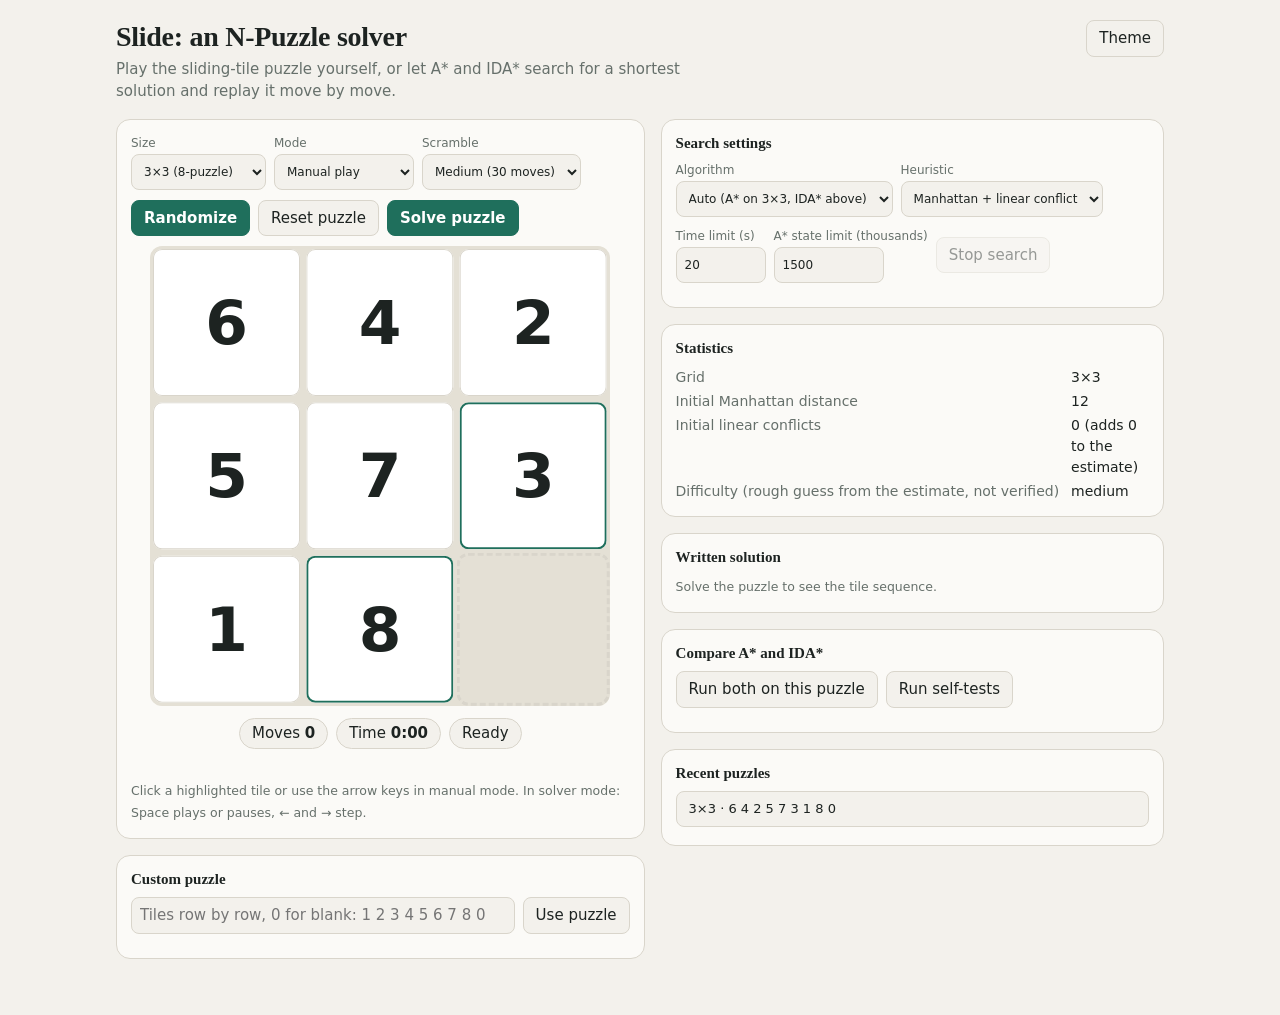
<file: index.html>
<!DOCTYPE html>
<html lang="en">
<head>
<meta charset="utf-8">
<meta name="viewport" content="width=device-width, initial-scale=1, viewport-fit=cover">
<title>Slide: N-Puzzle game and optimal solver</title>
<style>
:root{--bg:#f3f1ec;--fg:#1d2321;--card:#fbfaf7;--mut:#66706b;--bd:#d9d5cb;--ac:#1f6f5c;--acfg:#fff;--tile:#fff;--tfg:#1d2321;--hole:#e4e0d5;--bad:#b3402e;--ok:#1f6f5c;color-scheme:light;box-sizing:border-box;padding-top:env(safe-area-inset-top,0px);padding-bottom:env(safe-area-inset-bottom,0px)}
@media (prefers-color-scheme:dark){:root:not([data-theme="light"]){--bg:#141a18;--fg:#e8ece9;--card:#1c2421;--mut:#9aa6a0;--bd:#2f3a36;--ac:#5fc4a8;--acfg:#0c1a15;--tile:#2a3531;--tfg:#f0f4f1;--hole:#0f1513;--bad:#e07a66;--ok:#5fc4a8;color-scheme:dark}}
:root[data-theme="dark"]{--bg:#141a18;--fg:#e8ece9;--card:#1c2421;--mut:#9aa6a0;--bd:#2f3a36;--ac:#5fc4a8;--acfg:#0c1a15;--tile:#2a3531;--tfg:#f0f4f1;--hole:#0f1513;--bad:#e07a66;--ok:#5fc4a8;color-scheme:dark}
*{box-sizing:border-box}html{scroll-padding-top:env(safe-area-inset-top,0px)}
body{margin:0;background:var(--bg);color:var(--fg);font:15px/1.5 "Segoe UI",system-ui,-apple-system,Roboto,sans-serif}
.wrap{max-width:1080px;margin:0 auto;padding:20px 16px 40px}
header{display:flex;justify-content:space-between;gap:12px;align-items:flex-start;margin-bottom:16px}
h1{margin:0;font:700 28px/1.2 Georgia,"Times New Roman",serif;letter-spacing:-.01em}
header p{margin:4px 0 0;color:var(--mut);max-width:60ch}
h2{font:600 15px/1.3 Georgia,serif;margin:0 0 8px}
.grid{display:grid;grid-template-columns:minmax(0,1.05fr) minmax(0,1fr);gap:16px}
@media(max-width:820px){.grid{grid-template-columns:1fr}}
.card{background:var(--card);border:1px solid var(--bd);border-radius:14px;padding:14px;margin-bottom:16px}
.row{display:flex;flex-wrap:wrap;gap:8px;align-items:center;margin-bottom:10px}
label{display:flex;flex-direction:column;font-size:12px;color:var(--mut);gap:2px}
select,input,button{font:inherit;color:var(--fg)}
select,input[type=text],input[type=number]{background:var(--bg);border:1px solid var(--bd);border-radius:8px;padding:6px 8px;min-height:36px}
button{background:var(--bg);border:1px solid var(--bd);border-radius:8px;padding:6px 12px;min-height:36px;cursor:pointer}
button:hover:not(:disabled){border-color:var(--ac)}button:disabled{opacity:.45;cursor:not-allowed}
button.pri{background:var(--ac);color:var(--acfg);border-color:var(--ac);font-weight:600}
:focus-visible{outline:3px solid var(--ac);outline-offset:2px}
#board{position:relative;width:100%;max-width:460px;aspect-ratio:1;margin:0 auto;background:var(--hole);border-radius:12px;container-type:inline-size;touch-action:manipulation}
.tile{position:absolute;left:0;top:0;width:calc(100%/var(--n));height:calc(100%/var(--n));border:3px solid transparent;background-clip:padding-box;transition:transform var(--dur,.2s) ease;font-weight:700;font-size:calc(40cqw/var(--n));display:flex;align-items:center;justify-content:center;padding:0;border-radius:12px;background-color:var(--tile);color:var(--tfg);box-shadow:inset 0 0 0 1px var(--bd)}
.nt .tile{transition:none}
.tile.can{box-shadow:inset 0 0 0 2px var(--ac);cursor:pointer}
.tile.bad{animation:sh .3s;box-shadow:inset 0 0 0 2px var(--bad)}
.tile.blank{background:transparent;box-shadow:inset 0 0 0 2px dashed var(--bd);border:3px dashed var(--bd);background-clip:border-box;pointer-events:none}
@keyframes sh{25%{margin-left:-5px}75%{margin-left:5px}}
@media(prefers-reduced-motion:reduce){.tile{transition:none}.tile.bad{animation:none}}
.chips{display:flex;gap:8px;flex-wrap:wrap;margin-top:12px;justify-content:center}
.chip{background:var(--bg);border:1px solid var(--bd);border-radius:999px;padding:3px 12px;font-variant-numeric:tabular-nums}
#msg{min-height:22px;margin:8px 0 0;font-size:14px;color:var(--mut)}#msg.err{color:var(--bad)}#msg.good{color:var(--ok)}
dl{display:grid;grid-template-columns:auto 1fr;gap:3px 12px;margin:0;font-size:14px}dt{color:var(--mut)}dd{margin:0;font-variant-numeric:tabular-nums}
table{width:100%;border-collapse:collapse;font-size:13px}td,th{padding:4px 6px;border-bottom:1px solid var(--bd);text-align:left}
#hist button{display:block;width:100%;text-align:left;margin-bottom:4px;font-size:13px}
body[data-mode=manual] .auto{display:none}
small{color:var(--mut)}
.ws{display:flex;flex-wrap:wrap;gap:6px;padding:0;margin:0;list-style:none;counter-reset:s}.ws li{counter-increment:s;border:1px solid var(--bd);border-radius:8px;padding:2px 8px 2px 6px;font-weight:600;font-variant-numeric:tabular-nums}.ws li::before{content:counter(s);color:var(--mut);font-size:11px;font-weight:400;margin-right:6px}.ws li.done{opacity:.45}.ws li.cur{border-color:var(--ac);box-shadow:0 0 0 2px var(--ac)}
</style>
</head>
<body data-mode="manual">
<div class="wrap">
<header>
 <div><h1>Slide: an N-Puzzle solver</h1>
 <p>Play the sliding-tile puzzle yourself, or let A* and IDA* search for a shortest solution and replay it move by move.</p></div>
 <button id="theme" aria-label="Toggle light or dark theme">Theme</button>
</header>
<div class="grid">
<section>
 <div class="card">
  <div class="row">
   <label>Size<select id="size"><option value="3">3×3 (8-puzzle)</option><option value="4">4×4 (15-puzzle)</option></select></label>
   <label>Mode<select id="mode"><option value="manual">Manual play</option><option value="auto">Automatic solver</option></select></label>
   <label>Scramble<select id="depth"><option value="12">Easy (12 moves)</option><option value="30" selected>Medium (30 moves)</option><option value="150">Hard (150 moves)</option></select></label>
  </div>
  <div class="row">
   <button id="rand" class="pri">Randomize</button><button id="reset">Reset puzzle</button><button id="solve" class="pri">Solve puzzle</button>
  </div>
  <div id="board" role="group" aria-label="Puzzle board"></div>
  <div class="chips"><span class="chip">Moves <b id="moves">0</b></span><span class="chip">Time <b id="timer">0:00</b></span><span class="chip" id="status" aria-live="polite">Ready</span></div>
  <p id="msg" aria-live="polite"></p>
  <small>Click a highlighted tile or use the arrow keys in manual mode. In solver mode: Space plays or pauses, ← and → step.</small>
 </div>
 <div class="card">
  <h2>Custom puzzle</h2>
  <div class="row"><input type="text" id="custom" placeholder="Tiles row by row, 0 for blank: 1 2 3 4 5 6 7 8 0" style="flex:1;min-width:200px" aria-label="Custom tile arrangement"><button id="apply">Use puzzle</button></div>
 </div>
</section>
<section>
 <div class="card">
  <h2>Search settings</h2>
  <div class="row">
   <label>Algorithm<select id="algo"><option value="auto">Auto (A* on 3×3, IDA* above)</option><option value="astar">A*</option><option value="ida">IDA*</option></select></label>
   <label>Heuristic<select id="heur"><option value="1">Manhattan + linear conflict</option><option value="0">Manhattan only</option></select></label>
  </div>
  <div class="row">
   <label>Time limit (s)<input type="number" id="tl" value="20" min="1" max="600" style="width:90px"></label>
   <label>A* state limit (thousands)<input type="number" id="nl" value="1500" min="10" max="20000" style="width:110px"></label>
   <button id="cancel" disabled>Stop search</button>
  </div>
  <div class="auto">
   <h2>Playback</h2>
   <div class="row"><button id="prev">◀ Previous</button><button id="play" class="pri">Play</button><button id="next">Next ▶</button><button id="rsol">Reset solution</button></div>
   <div class="row"><label>Animation speed<input type="range" id="speed" min="1" max="10" value="6"></label><b id="step">No solution yet</b></div>
  </div>
 </div>
 <div class="card"><h2>Statistics</h2><dl id="stats"></dl></div>
 <div class="card"><h2>Written solution</h2><div id="wsol"></div></div>
 <div class="card"><h2>Compare A* and IDA*</h2><div class="row"><button id="cmp">Run both on this puzzle</button><button id="test">Run self-tests</button></div><div id="cmpout"></div></div>
 <div class="card"><h2>Recent puzzles</h2><div id="hist"><small>Puzzles you play or solve appear here.</small></div></div>
</section>
</div>
</div>

<script id="eng" type="text/plain">
function solvable(t,n){var inv=0,b=0,a=[],i,j;for(i=0;i<t.length;i++){if(t[i]===0)b=i;else a.push(t[i]);}
for(i=0;i<a.length;i++)for(j=i+1;j<a.length;j++)if(a[i]>a[j])inv++;
if(n%2)return{ok:inv%2===0,inv:inv,r:null};
var r=n-Math.floor(b/n);return{ok:(inv+r)%2===1,inv:inv,r:r};}
function md(t,n){var s=0;for(var i=0;i<t.length;i++){var v=t[i];if(v){var g=v-1;s+=Math.abs((g/n|0)-(i/n|0))+Math.abs(g%n-i%n);}}return s;}
function lineLC(t,n,row,k){var arr=[],j,i,v,g;
for(j=0;j<n;j++){i=row?k*n+j:j*n+k;v=t[i];if(!v)continue;g=v-1;
if(row?((g/n|0)===k):(g%n===k))arr.push(row?g%n:(g/n|0));}
var m=arr.length;if(m<2)return 0;var c=[],tot=0,rem=0,x,y,mx;for(x=0;x<m;x++)c.push(0);
for(x=0;x<m;x++)for(y=x+1;y<m;y++)if(arr[x]>arr[y]){c[x]++;c[y]++;tot++;}
while(tot>0){mx=0;for(x=1;x<m;x++)if(c[x]>c[mx])mx=x;tot-=c[mx];
for(y=0;y<m;y++)if(y!==mx&&c[y]>0&&((y<mx&&arr[y]>arr[mx])||(y>mx&&arr[mx]>arr[y])))c[y]--;
c[mx]=0;rem++;}
return 2*rem;}
function lc(t,n){var s=0;for(var k=0;k<n;k++)s+=lineLC(t,n,1,k)+lineLC(t,n,0,k);return s;}
function H(t,n,m){return md(t,n)+(m?lc(t,n):0);}
function lt(x,y){return x.f<y.f||(x.f===y.f&&x.h<y.h);}
function hpush(a,x){a.push(x);var i=a.length-1,p,q;while(i>0){p=(i-1)>>1;if(lt(a[i],a[p])){q=a[i];a[i]=a[p];a[p]=q;i=p;}else break;}}
function hpop(a){var top=a[0],l=a.pop();if(a.length){a[0]=l;var i=0,s,L,R,q;for(;;){s=i;L=2*i+1;R=L+1;if(L<a.length&&lt(a[L],a[s]))s=L;if(R<a.length&&lt(a[R],a[s]))s=R;if(s===i)break;q=a[i];a[i]=a[s];a[s]=q;i=s;}}return top;}
var DR=[-1,1,0,0],DC=[0,0,-1,1];
function astar(t0,n,m,lim){var T0=Date.now(),exp=0,open=[],best=new Map();
var key=function(t){return String.fromCharCode.apply(null,t);};
var h0=H(t0,n,m),k0=key(t0);best.set(k0,0);
hpush(open,{t:t0,g:0,f:h0,h:h0,b:t0.indexOf(0),p:null,mv:-1,k:k0});
while(open.length){
if((exp&511)===0&&Date.now()-T0>lim.ms)return{status:'timeout',exp:exp,mem:best.size};
if(best.size>lim.nodes)return{status:'limit',exp:exp,mem:best.size};
var c=hpop(open);if(c.g>best.get(c.k))continue;
if(c.h===0){var mv=[];for(var x=c;x.p;x=x.p)mv.push(x.mv);mv.reverse();return{status:'ok',moves:mv,exp:exp,mem:best.size};}
exp++;var br=c.b/n|0,bc=c.b%n;
for(var d=0;d<4;d++){var nr=br+DR[d],nc=bc+DC[d];if(nr<0||nr>=n||nc<0||nc>=n)continue;
var p=nr*n+nc,nt=c.t.slice();nt[c.b]=nt[p];nt[p]=0;var g=c.g+1,k=key(nt),old=best.get(k);
if(old!==undefined&&old<=g)continue;best.set(k,g);var h=H(nt,n,m);
hpush(open,{t:nt,g:g,f:g+h,h:h,b:p,p:c,mv:d,k:k});}}
return{status:'nosol',exp:exp,mem:best.size};}
function ida(t0,n,m,lim){var T0=Date.now(),nodes=0,aborted=null,t=Uint8Array.from(t0),b=t.indexOf(0),path=[];
function lcSum(p,q){var r1=p/n|0,r2=q/n|0,c1=p%n,c2=q%n,s=lineLC(t,n,1,r1)+lineLC(t,n,0,c1);if(r2!==r1)s+=lineLC(t,n,1,r2);if(c2!==c1)s+=lineLC(t,n,0,c2);return s;}
function dfs(g,h,last,bound){var f=g+h;if(f>bound)return f;if(h===0)return -1;
if((++nodes&4095)===0&&Date.now()-T0>lim.ms){aborted='timeout';return Infinity;}
if(nodes>lim.nodes*1000){aborted='limit';return Infinity;}
var min=Infinity,br=b/n|0,bc=b%n;
for(var d=0;d<4;d++){if(last>=0&&d===(last^1))continue;
var nr=br+DR[d],nc=bc+DC[d];if(nr<0||nr>=n||nc<0||nc>=n)continue;
var p=nr*n+nc,v=t[p],gp=v-1,gr=gp/n|0,gc=gp%n;
var nh=h+(Math.abs(gr-br)+Math.abs(gc-bc))-(Math.abs(gr-nr)+Math.abs(gc-nc)),before=0;
if(m)before=lcSum(p,b);
var ob=b;t[b]=v;t[p]=0;b=p;if(m)nh+=lcSum(p,ob)-before;
path.push(d);var r=dfs(g+1,nh,d,bound);if(r===-1)return -1;path.pop();
t[p]=v;t[ob]=0;b=ob;if(aborted)return Infinity;if(r<min)min=r;}
return min;}
var hc=H(t,n,m),bound=hc,res;
for(;;){var r=dfs(0,hc,-1,bound);
if(r===-1){res={status:'ok',moves:path.slice()};break;}
if(aborted){res={status:aborted};break;}
if(r===Infinity){res={status:'nosol'};break;}
bound=r;}
res.exp=nodes;res.mem=bound;return res;}
function solve(msg){var t0=Date.now(),lim={ms:msg.ms,nodes:msg.nodes};
var r=msg.algo==='ida'?ida(msg.tiles,msg.n,msg.heur,lim):astar(msg.tiles,msg.n,msg.heur,lim);
r.ms=Date.now()-t0;r.algo=msg.algo;return r;}
</script>

<script>
(function(){
var $=function(s){return document.querySelector(s)};
var ENG=$('#eng').textContent;
var E=new Function(ENG+';return {solve:solve,solvable:solvable,md:md,lc:lc};')();
var DR=[-1,1,0,0],DC=[0,0,-1,1];
var S={n:3,tiles:[],start:[],moves:0,sol:null,step:0,mode:'manual',el:0,timer:null,playing:false,hist:[],stats:null,searching:false,entry:null,tick:null};
var worker=null;

function goal(n){var g=[];for(var i=1;i<n*n;i++)g.push(i);g.push(0);return g}
function isGoal(t){for(var i=0;i<t.length;i++)if(t[i]!==(i+1)%t.length)return false;return true}
function msg(t,c){var m=$('#msg');m.textContent=t||'';m.className=c||''}
function verify(t,n,mv){t=t.slice();for(var k=0;k<mv.length;k++){var b=t.indexOf(0),r=(b/n|0)+DR[mv[k]],c=b%n+DC[mv[k]];if(r<0||r>=n||c<0||c>=n)return false;var p=r*n+c;t[b]=t[p];t[p]=0}return isGoal(t)}

function scramble(n,depth){for(var tries=0;tries<20;tries++){var t=goal(n),last=-1;
 for(var i=0;i<depth;i++){var b=t.indexOf(0),opts=[];
  for(var d=0;d<4;d++){if(last>=0&&d===(last^1))continue;var r=(b/n|0)+DR[d],c=b%n+DC[d];if(r>=0&&r<n&&c>=0&&c<n)opts.push(d)}
  var dd=opts[Math.random()*opts.length|0],p=((b/n|0)+DR[dd])*n+b%n+DC[dd];t[b]=t[p];t[p]=0;last=dd}
 if(!isGoal(t))return t}return t}

function build(){var B=$('#board');B.innerHTML='';for(var v=0;v<S.n*S.n;v++){var e=document.createElement(v?'button':'div');e.dataset.v=v;e.className=v?'tile':'tile blank';if(v)e.textContent=v;else e.setAttribute('aria-hidden','true');B.appendChild(e)}}
function place(){var n=S.n,B=$('#board'),b=S.tiles.indexOf(0);B.style.setProperty('--n',n);
 for(var k=0;k<B.children.length;k++){var el=B.children[k],v=+el.dataset.v,i=v?S.tiles.indexOf(v):b,r=i/n|0,c=i%n;
  el.style.transform='translate('+c*100+'%,'+r*100+'%)';
  if(v){var adj=Math.abs(r-(b/n|0))+Math.abs(c-b%n)===1;el.classList.toggle('can',adj&&S.mode==='manual');el.setAttribute('aria-label','Tile '+v+', row '+(r+1)+' column '+(c+1)+(adj?', can move':''))}}}

function load(n,tiles,entry){stopPlay();stopTimer();S.el=0;S.n=n;$('#size').value=n;build();S.tiles=tiles.slice();S.start=tiles.slice();S.moves=0;S.step=0;
 S.sol=entry&&entry.sol||null;S.stats=entry&&entry.stats||null;
 var B=$('#board');B.classList.add('nt');place();requestAnimationFrame(function(){requestAnimationFrame(function(){B.classList.remove('nt')})});
 if(!entry){var key=n+':'+tiles.join(',');var found=S.hist.filter(function(h){return h.key===key})[0];
  if(found)entry=found;else{entry={key:key,n:n,tiles:tiles.slice(),sol:null,stats:null};S.hist.unshift(entry);S.hist=S.hist.slice(0,8)}}
 S.entry=entry;S.sol=entry.sol;S.stats=entry.stats;msg('');ui();renderHist()}

function ui(){var n=S.n,md=E.md(S.start,n),lc=E.lc(S.start,n);
 $('#moves').textContent=S.mode==='auto'?S.step:S.moves;
 var m=Math.floor(S.el/1000);$('#timer').textContent=(m/60|0)+':'+('0'+m%60).slice(-2);
 $('#status').textContent=S.searching?'Searching…':isGoal(S.tiles)&&(S.moves||S.step)?'Solved':S.sol?'Solution ready ('+S.sol.length+' moves)':S.playing?'Playing':'Ready';
 $('#step').textContent=S.sol?'Step '+S.step+' / '+S.sol.length:'No solution yet';
 $('#solve').disabled=S.searching;$('#cancel').disabled=!S.searching;
 $('#prev').disabled=!S.sol||S.step===0||S.searching;$('#next').disabled=!S.sol||S.step>=S.sol.length;
 $('#rsol').disabled=!S.sol||S.step===0;$('#play').disabled=!S.sol;$('#play').textContent=S.playing?'Pause':(S.sol&&S.step>0&&S.step<S.sol.length?'Resume':'Play');
 var h=md+lc,ratio=h/(n*n),est=ratio<1.1?'easy':ratio<1.9?'medium':'hard';
 var rows=[['Grid',n+'×'+n],['Initial Manhattan distance',md],['Initial linear conflicts',lc/2+' (adds '+lc+' to the estimate)'],['Difficulty (rough guess from the estimate, not verified)',est]];
 var st=S.stats;if(st){rows.push(['Algorithm',st.algo],['Heuristic',st.heur],['Solution length',st.len+' moves'+(st.opt?' (optimal)':'')],['States '+(st.algo==='A*'?'expanded':'visited'),st.exp.toLocaleString()],['Search time',st.ms+' ms'],[st.algo==='A*'?'States stored (peak)':'Final cost bound',st.mem.toLocaleString()],['Solving progress',S.sol?S.step+' of '+S.sol.length+' moves replayed':'—'])}
 $('#stats').innerHTML=rows.map(function(r){return'<dt>'+r[0]+'</dt><dd>'+r[1]+'</dd>'}).join('');renderWritten();
 place()}

function renderWritten(){var w=$('#wsol');if(!S.sol){w.innerHTML='<small>Solve the puzzle to see the tile sequence.</small>';return}
 var t=S.start.slice(),n=S.n,seq=[];S.sol.forEach(function(d){var b=t.indexOf(0),p=((b/n|0)+DR[d])*n+b%n+DC[d];seq.push(t[p]);t[b]=t[p];t[p]=0});
 w.innerHTML='<p style="margin:0 0 8px"><small>Starting from the original arrangement, slide these tiles into the empty cell in this order. The highlighted tile is next.</small></p><ol class="ws">'+seq.map(function(v,i){return'<li class="'+(i<S.step?'done':i===S.step?'cur':'')+'">'+v+'</li>'}).join('')+'</ol>'}
function renderHist(){var h=$('#hist');if(!S.hist.length){h.innerHTML='<small>Puzzles you play or solve appear here.</small>';return}
 h.innerHTML='';S.hist.forEach(function(e,i){var b=document.createElement('button');b.textContent=e.n+'×'+e.n+' · '+e.tiles.join(' ')+(e.sol?' · '+e.sol.length+' moves':'');b.onclick=function(){load(e.n,e.tiles,e)};h.appendChild(b)})}

function startTimer(){if(S.timer)return;var t0=Date.now()-S.el;S.timer=setInterval(function(){S.el=Date.now()-t0;ui()},250)}
function stopTimer(){clearInterval(S.timer);S.timer=null}

function manual(i,el){if(S.mode!=='manual'||S.searching)return;var n=S.n,b=S.tiles.indexOf(0);
 if(Math.abs((i/n|0)-(b/n|0))+Math.abs(i%n-b%n)!==1){if(el){el.classList.add('bad');setTimeout(function(){el.classList.remove('bad')},300)}msg('That tile can’t move. Only tiles next to the empty cell slide.','err');return}
 if(!S.moves)startTimer();S.tiles[b]=S.tiles[i];S.tiles[i]=0;S.moves++;S.sol=null;S.stats=null;S.step=0;msg('');
 if(isGoal(S.tiles)){stopTimer();msg('Solved in '+S.moves+' moves.','good')}ui()}
$('#board').addEventListener('click',function(e){var el=e.target.closest('.tile');if(el&&+el.dataset.v)manual(S.tiles.indexOf(+el.dataset.v),el)});

function mv(d){var n=S.n,b=S.tiles.indexOf(0),p=((b/n|0)+DR[d])*n+b%n+DC[d];S.tiles[b]=S.tiles[p];S.tiles[p]=0}
function fwd(){if(!S.sol||S.step>=S.sol.length)return false;mv(S.sol[S.step]);S.step++;ui();return true}
function back(){if(!S.sol||S.step<=0)return;mv(S.sol[S.step-1]^1);S.step--;ui()}
function delay(){return 1100-100*(+$('#speed').value)}
function stopPlay(){S.playing=false;clearTimeout(S.pt)}
function loop(){if(!S.playing)return;$('#board').style.setProperty('--dur',Math.min(delay()*.8,260)+'ms');
 if(!fwd()){stopPlay();ui();return}S.pt=setTimeout(loop,delay())}
function togglePlay(){if(!S.sol)return;if(S.playing){stopPlay();ui();return}
 if(S.step>=S.sol.length)rsol();S.playing=true;ui();loop()}
function rsol(){stopPlay();S.tiles=S.start.slice();S.step=0;ui()}

function runSolver(algo){return new Promise(function(res){
 var m={tiles:S.start,n:S.n,algo:algo,heur:+$('#heur').value,ms:+$('#tl').value*1000,nodes:+$('#nl').value*1000},w=null;
 try{w=new Worker(URL.createObjectURL(new Blob([ENG+';onmessage=function(e){postMessage(solve(e.data))}'],{type:'text/javascript'})))}catch(x){w=null}
 if(!w){worker=null;setTimeout(function(){res(E.solve(m))},30);return}
 worker={stop:function(){w.terminate();res({status:'cancelled'})}};
 w.onmessage=function(e){w.terminate();worker=null;res(e.data)};
 w.onerror=function(){w.terminate();worker=null;res(E.solve(m))};
 w.postMessage(m)})}

function pick(){var a=$('#algo').value;return a==='auto'?(S.n<=3?'astar':'ida'):a}
async function doSolve(){if(S.searching)return;setMode('auto');rsol();
 var s=E.solvable(S.start,S.n);if(!s.ok){msg('This puzzle can’t be solved: '+s.inv+' inversions'+(S.n%2?' (odd) on an odd-width grid, which needs an even count.':' with the blank on row '+s.r+' from the bottom breaks the parity rule for even-width grids.'),'err');return}
 var a=pick(),t=Date.now();S.searching=true;ui();
 S.tick=setInterval(function(){msg('Searching with '+(a==='astar'?'A*':'IDA*')+'… '+((Date.now()-t)/1000).toFixed(1)+' s elapsed.')},200);
 var r=await runSolver(a);clearInterval(S.tick);S.searching=false;
 if(r.status==='ok'){if(!verify(S.start,S.n,r.moves)){msg('Internal error: the solution failed verification, so it was discarded.','err');ui();return}
  S.sol=r.moves;S.step=0;S.stats={algo:a==='astar'?'A*':'IDA*',heur:$('#heur').value==='1'?'Manhattan + linear conflict':'Manhattan',len:r.moves.length,opt:true,exp:r.exp,ms:r.ms,mem:r.mem};
  S.entry.sol=S.sol;S.entry.stats=S.stats;renderHist();msg('Found a solution in '+r.moves.length+' moves. Press Play or step through it.','good')}
 else if(r.status==='timeout')msg('Stopped: the time limit was reached before a solution was found ('+r.exp.toLocaleString()+' states searched). Raise the limit or try an easier scramble.','err');
 else if(r.status==='limit')msg('Stopped: the state limit was reached, so no solution was found. A* needs memory for every state; try IDA* or raise the limit.','err');
 else if(r.status==='cancelled')msg('Search cancelled. No solution was found.','err');
 else msg('No solution exists for this arrangement.','err');
 ui()}

function setMode(m){S.mode=m;$('#mode').value=m;document.body.dataset.mode=m;if(m==='manual'){stopPlay();S.tiles=S.start.slice();S.step=0;S.moves=0;S.el=0;stopTimer()}ui()}
function randomize(){load(+$('#size').value,scramble(+$('#size').value,+$('#depth').value))}

$('#rand').onclick=randomize;
$('#size').onchange=randomize;
$('#mode').onchange=function(){setMode(this.value)};
$('#reset').onclick=function(){load(S.n,S.start,S.entry)};
$('#solve').onclick=doSolve;
$('#cancel').onclick=function(){if(worker)worker.stop()};
$('#prev').onclick=function(){stopPlay();back()};$('#next').onclick=function(){stopPlay();fwd()};$('#play').onclick=togglePlay;$('#rsol').onclick=rsol;
$('#theme').onclick=function(){var d=document.documentElement,dark=d.dataset.theme?d.dataset.theme==='dark':matchMedia('(prefers-color-scheme:dark)').matches;d.dataset.theme=dark?'light':'dark'};

$('#apply').onclick=function(){var n=+$('#size').value,raw=$('#custom').value.trim().split(/[\s,|]+/).filter(Boolean),t=raw.map(function(x){return /^\d+$/.test(x)?+x:0}),N=n*n;
 if(t.length!==N){msg('Enter exactly '+N+' values for a '+n+'×'+n+' grid ('+t.length+' given).','err');return}
 var seen={};for(var i=0;i<N;i++){if(t[i]<0||t[i]>=N||seen[t[i]]){msg('Use each of 0 to '+(N-1)+' exactly once, with 0 as the blank.','err');return}seen[t[i]]=1}
 var s=E.solvable(t,n);if(!s.ok){msg('That arrangement is unsolvable: it has '+s.inv+' inversions'+(n%2?', but an odd-width grid needs an even number.':' and the blank is on row '+s.r+' from the bottom; an even-width grid needs inversions plus that row to be odd.'),'err');return}
 load(n,t)};

async function compare(){if(S.searching)return;S.searching=true;ui();var out=$('#cmpout');out.textContent='Running both algorithms…';var rows='';
 for(var a of ['astar','ida']){var r=await runSolver(a);rows+='<tr><td>'+(a==='astar'?'A*':'IDA*')+'</td><td>'+(r.status==='ok'?r.moves.length+(verify(S.start,S.n,r.moves)?'':' (invalid!)'):r.status)+'</td><td>'+(r.exp||0).toLocaleString()+'</td><td>'+(r.ms||0)+' ms</td><td>'+(r.mem||0).toLocaleString()+'</td></tr>'}
 out.innerHTML='<table><tr><th>Algorithm</th><th>Moves</th><th>States</th><th>Time</th><th>Memory stat</th></tr>'+rows+'</table><small>Memory stat: states stored for A*, cost bound (depth) for IDA*.</small>';S.searching=false;ui()}
$('#cmp').onclick=compare;

function selfTest(){var out=[],ok=function(c,n){out.push((c?'PASS ':'FAIL ')+n)};
 ok(E.solvable([1,2,3,4,5,6,7,8,0],3).ok,'3×3 goal is solvable');
 ok(!E.solvable([1,2,3,4,5,6,8,7,0],3).ok,'3×3 swapped pair is unsolvable');
 ok(!E.solvable([1,2,3,4,5,6,7,8,9,10,11,12,13,15,14,0],4).ok,'4×4 with 14 and 15 swapped is unsolvable');
 ok(E.solvable([1,2,3,4,5,6,7,8,9,10,11,12,13,14,0,15],4).ok,'4×4 one move from goal is solvable');
 var hard=[8,6,7,2,5,4,3,0,1];
 [['astar',0],['astar',1],['ida',0],['ida',1]].forEach(function(c){var r=E.solve({tiles:hard,n:3,algo:c[0],heur:c[1],ms:30000,nodes:3e6});ok(r.status==='ok'&&r.moves.length===31&&verify(hard,3,r.moves),c[0]+' heuristic '+c[1]+': hardest 8-puzzle takes 31 legal moves')});
 for(var k=0;k<3;k++){var t=scramble(4,14),a=E.solve({tiles:t,n:4,algo:'astar',heur:1,ms:20000,nodes:2e6}),b=E.solve({tiles:t,n:4,algo:'ida',heur:1,ms:20000,nodes:2e6});
  ok(a.status==='ok'&&b.status==='ok'&&a.moves.length===b.moves.length&&verify(t,4,a.moves)&&verify(t,4,b.moves),'4×4 scramble '+(k+1)+': A* and IDA* agree ('+(a.moves&&a.moves.length)+' moves), paths legal')}
 var g=goal(4);ok(isGoal(g)&&E.md(g,4)===0&&E.lc(g,4)===0,'4×4 goal recognised, heuristics are 0');
 ok(E.lc([2,1,3,4,5,6,7,8,0],3)===2,'linear conflict counted for a swapped row pair');
 return out}
$('#test').onclick=function(){$('#cmpout').textContent='Running self-tests…';setTimeout(function(){var r=selfTest();$('#cmpout').innerHTML=r.map(function(x){return'<div style="color:var(--'+(x.indexOf('PASS')===0?'ok':'bad')+')">'+x+'</div>'}).join('')},30)};

document.addEventListener('keydown',function(e){if(/INPUT|SELECT|TEXTAREA/.test(e.target.tagName)&&e.key!==' ')return;if(/INPUT|SELECT|TEXTAREA/.test(e.target.tagName))return;
 var n=S.n,b=S.tiles.indexOf(0);
 if(S.mode==='manual'){var map={ArrowLeft:b%n<n-1?b+1:-1,ArrowRight:b%n>0?b-1:-1,ArrowUp:b+n<n*n?b+n:-1,ArrowDown:b-n>=0?b-n:-1};
  if(e.key in map){e.preventDefault();if(map[e.key]>=0)manual(map[e.key]);else msg('No tile can slide that way.','err')}}
 else{if(e.key===' '&&e.target.tagName!=='BUTTON'){e.preventDefault();togglePlay()}else if(e.key==='ArrowRight'){e.preventDefault();stopPlay();fwd()}else if(e.key==='ArrowLeft'){e.preventDefault();stopPlay();back()}}});

load(3,scramble(3,30));
})();
</script>
</body>
</html>
</file>
